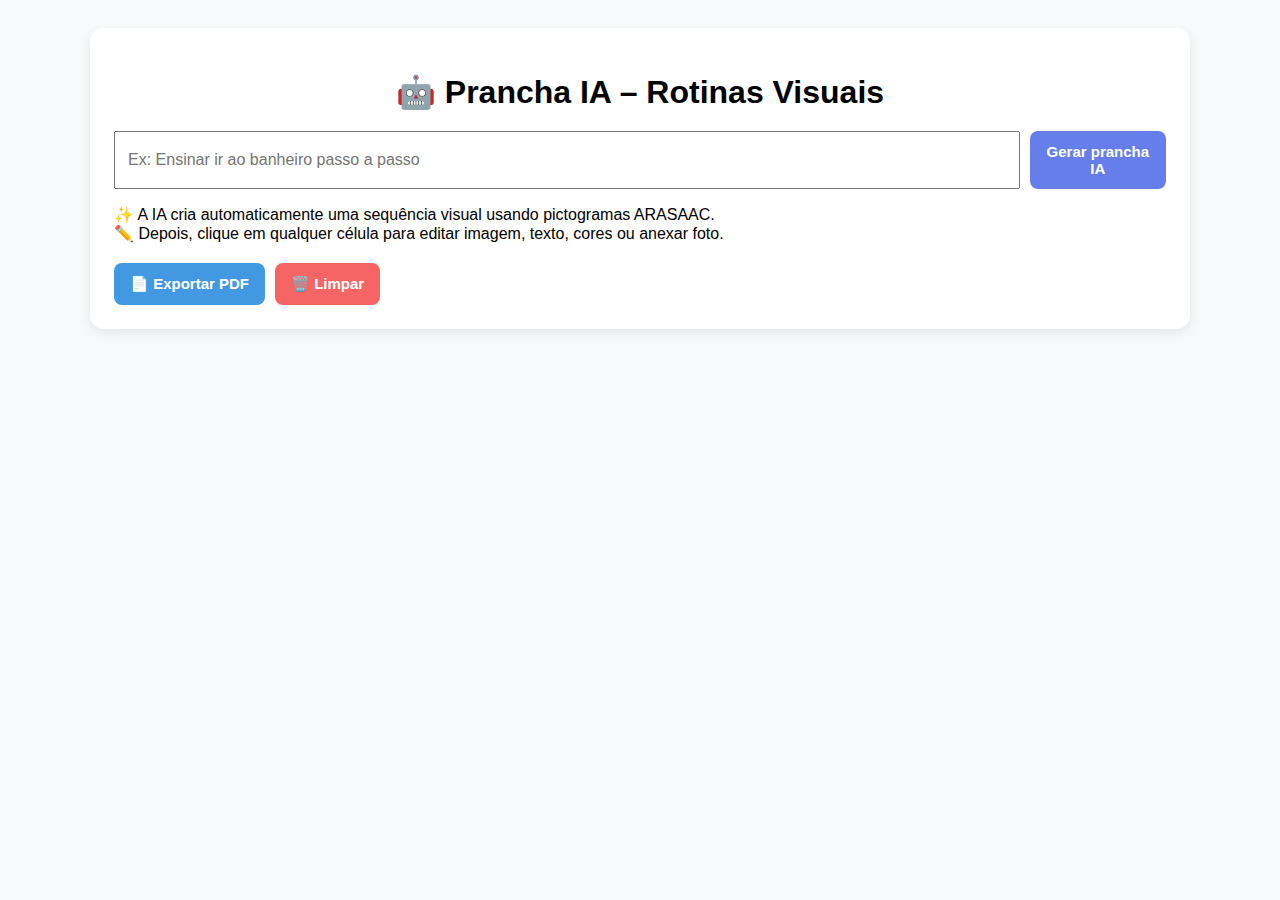
<file: ia.html>
<!doctype html>
<html lang="pt-BR">
<head>
  <meta charset="UTF-8">
  <title>NeuroCAA | Prancha IA</title>
  <link rel="stylesheet" href="css/style.css">

  <!-- ARASAAC -->
  <script>
    const API = 'https://api.arasaac.org/api/pictograms/pt/search/';
  </script>
</head>

<body>
  <div class="container">
    <h1>🤖 Prancha IA – Rotinas Visuais</h1>

    <div class="input-group">
      <input
        id="iaInput"
        placeholder="Ex: Ensinar ir ao banheiro passo a passo"
        autocomplete="off"
      />
      <button class="generate" onclick="generateIABoard()">Gerar prancha IA</button>
    </div>

    <div class="generate-info">
      ✨ A IA cria automaticamente uma sequência visual usando pictogramas ARASAAC.<br>
      ✏️ Depois, clique em qualquer célula para editar imagem, texto, cores ou anexar foto.
    </div>

    <!-- PRANCHA IA -->
    <div id="iaBoard" class="board"></div>

    <div class="actions">
      <button class="pdf" onclick="exportBoardToPDF()">📄 Exportar PDF</button>
      <button class="clear" onclick="clearIABoard()">🗑️ Limpar</button>
    </div>
  </div>

  <!-- JS -->
  <script src="./js/ia-board.js"></script>
  <script src="./js/modal_ia.js"></script>
</body>
</html>
</file>
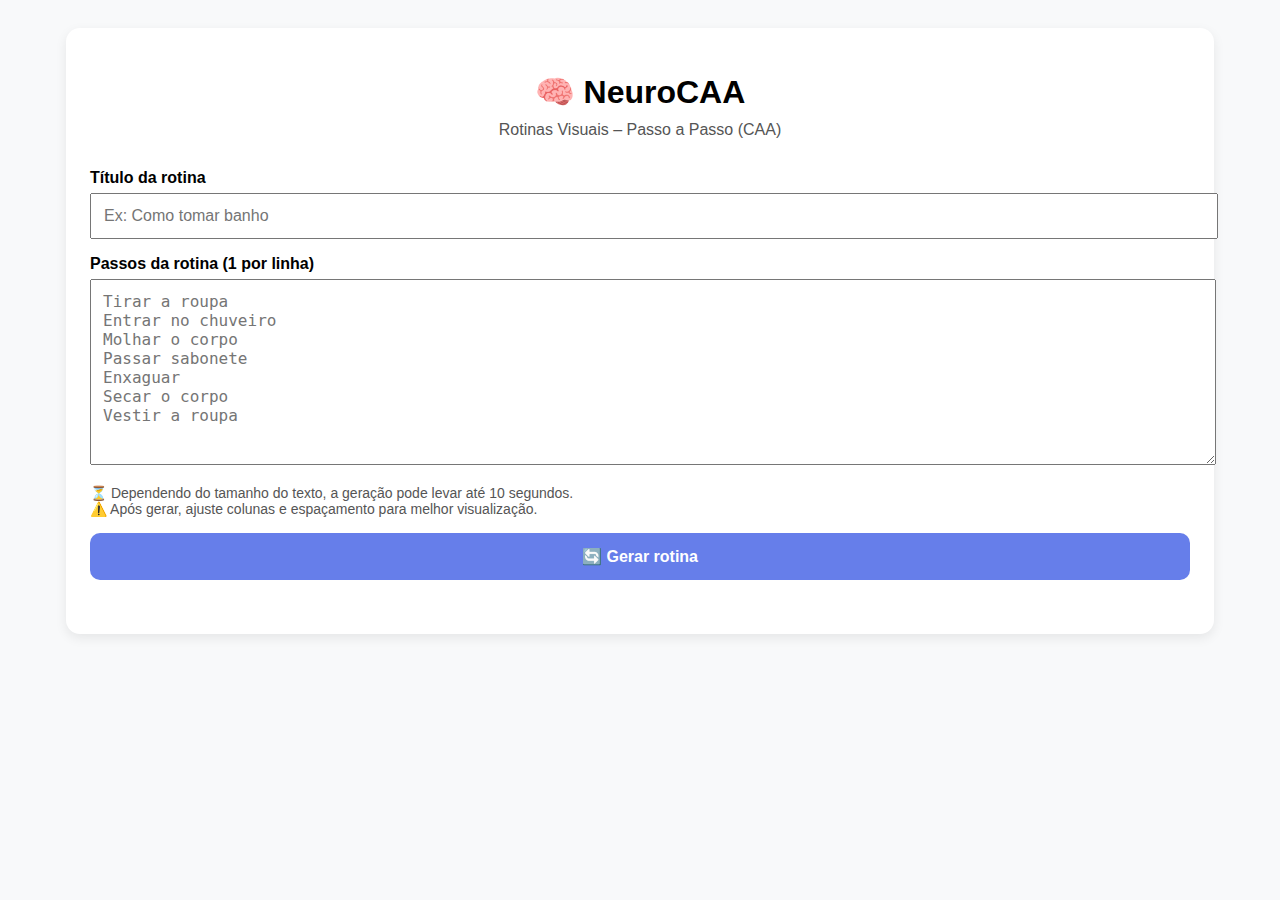
<file: prancha.html>
<!doctype html>
<html lang="pt-BR">
<head>
  <meta charset="UTF-8">
  <title>🧠 NeuroCAA | Rotinas Passo a Passo</title>
  <meta name="viewport" content="width=device-width, initial-scale=1.0">

  <style>
    body {
      font-family: Arial, Helvetica, sans-serif;
      background: #f8f9fa;
      padding: 20px;
    }

    .container {
      max-width: 1100px;
      margin: auto;
      background: white;
      padding: 24px;
      border-radius: 14px;
      box-shadow: 0 4px 12px rgba(0,0,0,.08);
    }

    h1 {
      text-align: center;
      margin-bottom: 10px;
    }

    .subtitle {
      text-align: center;
      color: #555;
      margin-bottom: 30px;
    }

    label {
      font-weight: 600;
      display: block;
      margin-bottom: 6px;
    }

    input, textarea {
      width: 100%;
      padding: 12px;
      font-size: 16px;
      margin-bottom: 16px;
    }

    textarea {
      min-height: 160px;
      resize: vertical;
    }

    button {
      padding: 14px 18px;
      font-size: 16px;
      font-weight: 700;
      border: none;
      border-radius: 10px;
      cursor: pointer;
    }

    .generate {
      background: #667eea;
      color: white;
      width: 100%;
    }

    .generate[disabled] {
      opacity: 0.6;
      cursor: not-allowed;
    }

    .info {
      font-size: 14px;
      color: #555;
      margin-bottom: 16px;
    }

    /* =========================
       PRANCHA
    ========================= */

    .board {
      display: grid;
      grid-template-columns: repeat(auto-fit, minmax(180px, 1fr));
      gap: 16px;
      margin-top: 30px;
      justify-content: center;
    }

    .board-title {
      grid-column: 1 / -1;
      text-align: center;
      font-size: 32px;
      font-weight: 800;
      margin-bottom: 20px;
    }

    .cell {
      border: 2px solid #e2e8f0;
      border-radius: 16px;
      padding: 16px;
      text-align: center;
      background: #fff;
    }

    .cell img {
      width: 100%;
      max-height: 140px;
      object-fit: contain;
      margin-bottom: 10px;
    }

    .cell-text {
      font-size: 22px;
      font-weight: 700;
    }
  </style>
</head>

<body>
<div class="container">

  <h1>🧠 NeuroCAA</h1>
  <div class="subtitle">
    Rotinas Visuais – Passo a Passo (CAA)
  </div>

  <!-- =========================
       ENTRADA DA ROTINA
  ========================= -->

  <label for="routineTitle">Título da rotina</label>
  <input id="routineTitle" placeholder="Ex: Como tomar banho">

  <label for="routineSteps">Passos da rotina (1 por linha)</label>
  <textarea id="routineSteps" placeholder="Tirar a roupa
Entrar no chuveiro
Molhar o corpo
Passar sabonete
Enxaguar
Secar o corpo
Vestir a roupa"></textarea>

  <div class="info">
    ⏳ Dependendo do tamanho do texto, a geração pode levar até 10 segundos.<br>
    ⚠️ Após gerar, ajuste colunas e espaçamento para melhor visualização.
  </div>

  <button class="generate" id="generateBtn" onclick="generateRoutine()">
    🔄 Gerar rotina
  </button>

  <!-- =========================
       PRANCHA GERADA
  ========================= -->

  <div id="board" class="board"></div>

</div>

<script>
const API = 'https://api.arasaac.org/api/pictograms/pt/search/';

async function generateRoutine() {
  const btn = document.getElementById('generateBtn');
  btn.disabled = true;
  btn.textContent = '⏳ Gerando...';

  const title = document.getElementById('routineTitle').value.trim();
  const stepsText = document.getElementById('routineSteps').value.trim();
  const board = document.getElementById('board');

  board.innerHTML = '';

  if (!stepsText) {
    btn.disabled = false;
    btn.textContent = '🔄 Gerar rotina';
    return;
  }

  const steps = stepsText
    .split('\n')
    .map(s => s.trim())
    .filter(Boolean);

  if (title) {
    const titleDiv = document.createElement('div');
    titleDiv.className = 'board-title';
    titleDiv.textContent = title;
    board.appendChild(titleDiv);
  }

  for (const step of steps) {
    let imgUrl = null;

    try {
      const res = await fetch(API + encodeURIComponent(step));
      const data = await res.json();
      if (data.length) {
        imgUrl = `https://static.arasaac.org/pictograms/${data[0]._id}/${data[0]._id}_300.png`;
      }
    } catch {}

    const cell = document.createElement('div');
    cell.className = 'cell';

    cell.innerHTML = `
      ${imgUrl ? `<img src="${imgUrl}" alt="${step}">` : ''}
      <div class="cell-text">${step}</div>
    `;

    board.appendChild(cell);
  }

  btn.disabled = false;
  btn.textContent = '🔄 Gerar rotina';
}
</script>
</body>
</html>
</file>
<file: css/style.css>
/* =========================
   BASE
========================= */

* {
  box-sizing: border-box;
}

body {
  font-family: Arial, Helvetica, sans-serif;
  background: #f8f9fa;
  padding: 20px;
}

.container {
  max-width: 1100px;
  margin: auto;
  background: white;
  padding: 24px;
  border-radius: 14px;
  box-shadow: 0 4px 12px rgba(0,0,0,.08);
}

h1 {
  text-align: center;
  margin-bottom: 20px;
}

/* =========================
   INPUT FRASE
========================= */

.input-group {
  display: flex;
  gap: 10px;
  margin-bottom: 16px;
}

input, select {
  width: 100%;
  padding: 12px;
  font-size: 16px;
}

button {
  padding: 12px 16px;
  border-radius: 8px;
  border: none;
  cursor: pointer;
  font-size: 15px;
  font-weight: 600;
}

.generate { background:#667eea; color:#fff; }
.save { background:#48bb78; color:#fff; }
.pdf { background:#4299e1; color:#fff; }
.clear { background:#f56565; color:#fff; }

.actions {
  display:flex;
  gap:10px;
  margin-top:20px;
}

/* =========================
   CONFIGURAÇÕES DA PRANCHA
========================= */

.board-config {
  background:#f9fafb;
  border:1px solid #e5e7eb;
  border-radius:12px;
  padding:16px;
  margin-bottom:20px;
}

.board-config h3 {
  margin-bottom:12px;
}

.config-field {
  margin-bottom:12px;
}

.apply-config {
  margin-top:10px;
  background:#2563eb;
  color:#fff;
  width:100%;
}

/* =========================
   PRANCHA
========================= */

.board {
  display: grid;
  justify-content: center; /* 🔥 CENTRALIZA NO PDF */
  align-content: start;
  margin: 0 auto;
  width: 100%;
}

/* =========================
   CABEÇALHO DA PRANCHA
========================= */

.board > div:first-child {
  font-size: 36px;       /* 🔥 GRANDE */
  font-weight: 800;
  text-align: center;
  padding: 20px;
  margin-bottom: 20px;
  border-radius: 12px;
  grid-column: 1 / -1;
}

/* =========================
   CÉLULAS
========================= */

.cell {
  position: relative;
  background: #ffffff;
  border-radius: 16px;
  padding: 14px;
  text-align: center;
  cursor: pointer;

  /* 🔥 TAMANHO IDEAL PARA IMPRESSÃO */
  min-height: 210px;

  display: flex;
  flex-direction: column;
  justify-content: center;
}

/* =========================
   IMAGEM
========================= */

.cell img {
  width: 100%;
  max-height: 130px;
  object-fit: contain;
  margin-bottom: 10px;
}

/* =========================
   TEXTO DA CÉLULA (CAA REAL)
========================= */

.cell > div:last-child {
  font-size: 26px;       /* 🔥 MUITO MAIOR */
  font-weight: 700;
  line-height: 1.25;
  word-break: break-word;
}

/* =========================
   BOTÃO REMOVER ❌
========================= */

.cell .remove-btn {
  position: absolute;
  top: 6px;
  right: 6px;
  width: 22px;
  height: 22px;
  background: #ef4444;
  color: white;
  border-radius: 50%;
  font-size: 14px;
  font-weight: bold;
  line-height: 22px;
  text-align: center;
  cursor: pointer;
  display: none;
}

.cell:hover .remove-btn {
  display: block;
}

/* =========================
   HISTÓRICO
========================= */

.history {
  margin-top:30px;
}

.history-item {
  background:#f1f5f9;
  padding:10px;
  border-radius:8px;
  margin-bottom:8px;
  font-size:14px;
}

/* =========================
   TOAST
========================= */

.toast {
  position:fixed;
  top:20px;
  right:20px;
  background:#16a34a;
  color:white;
  padding:12px 16px;
  border-radius:10px;
  font-weight:600;
  z-index:9999;
}

/* =========================
   IMPRESSÃO / PDF (A4)
========================= */

@media print {
  body {
    background: white;
    padding: 0;
  }

  .container {
    box-shadow: none;
    border-radius: 0;
    padding: 0;
  }

  .board {
    width: 100%;
    margin: 0 auto;
  }

  .cell {
    page-break-inside: avoid;
  }
}
</file>
